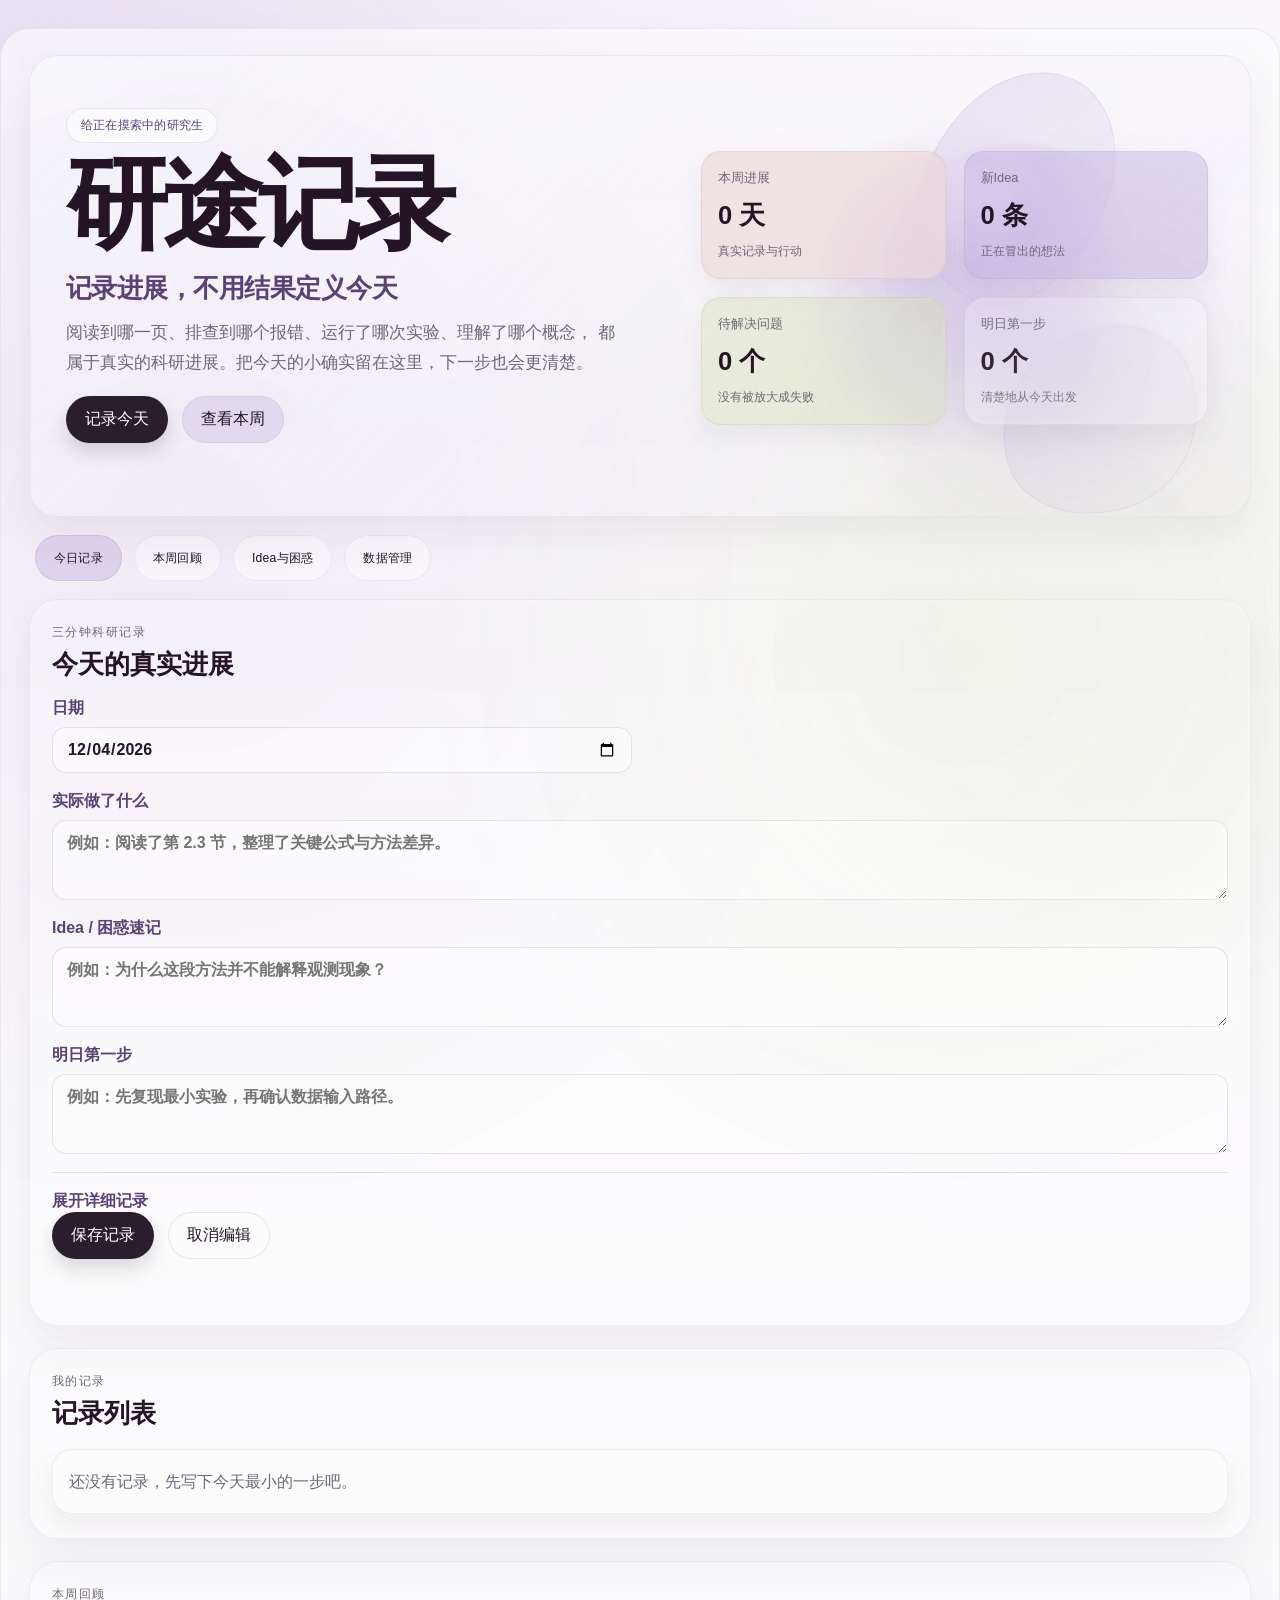
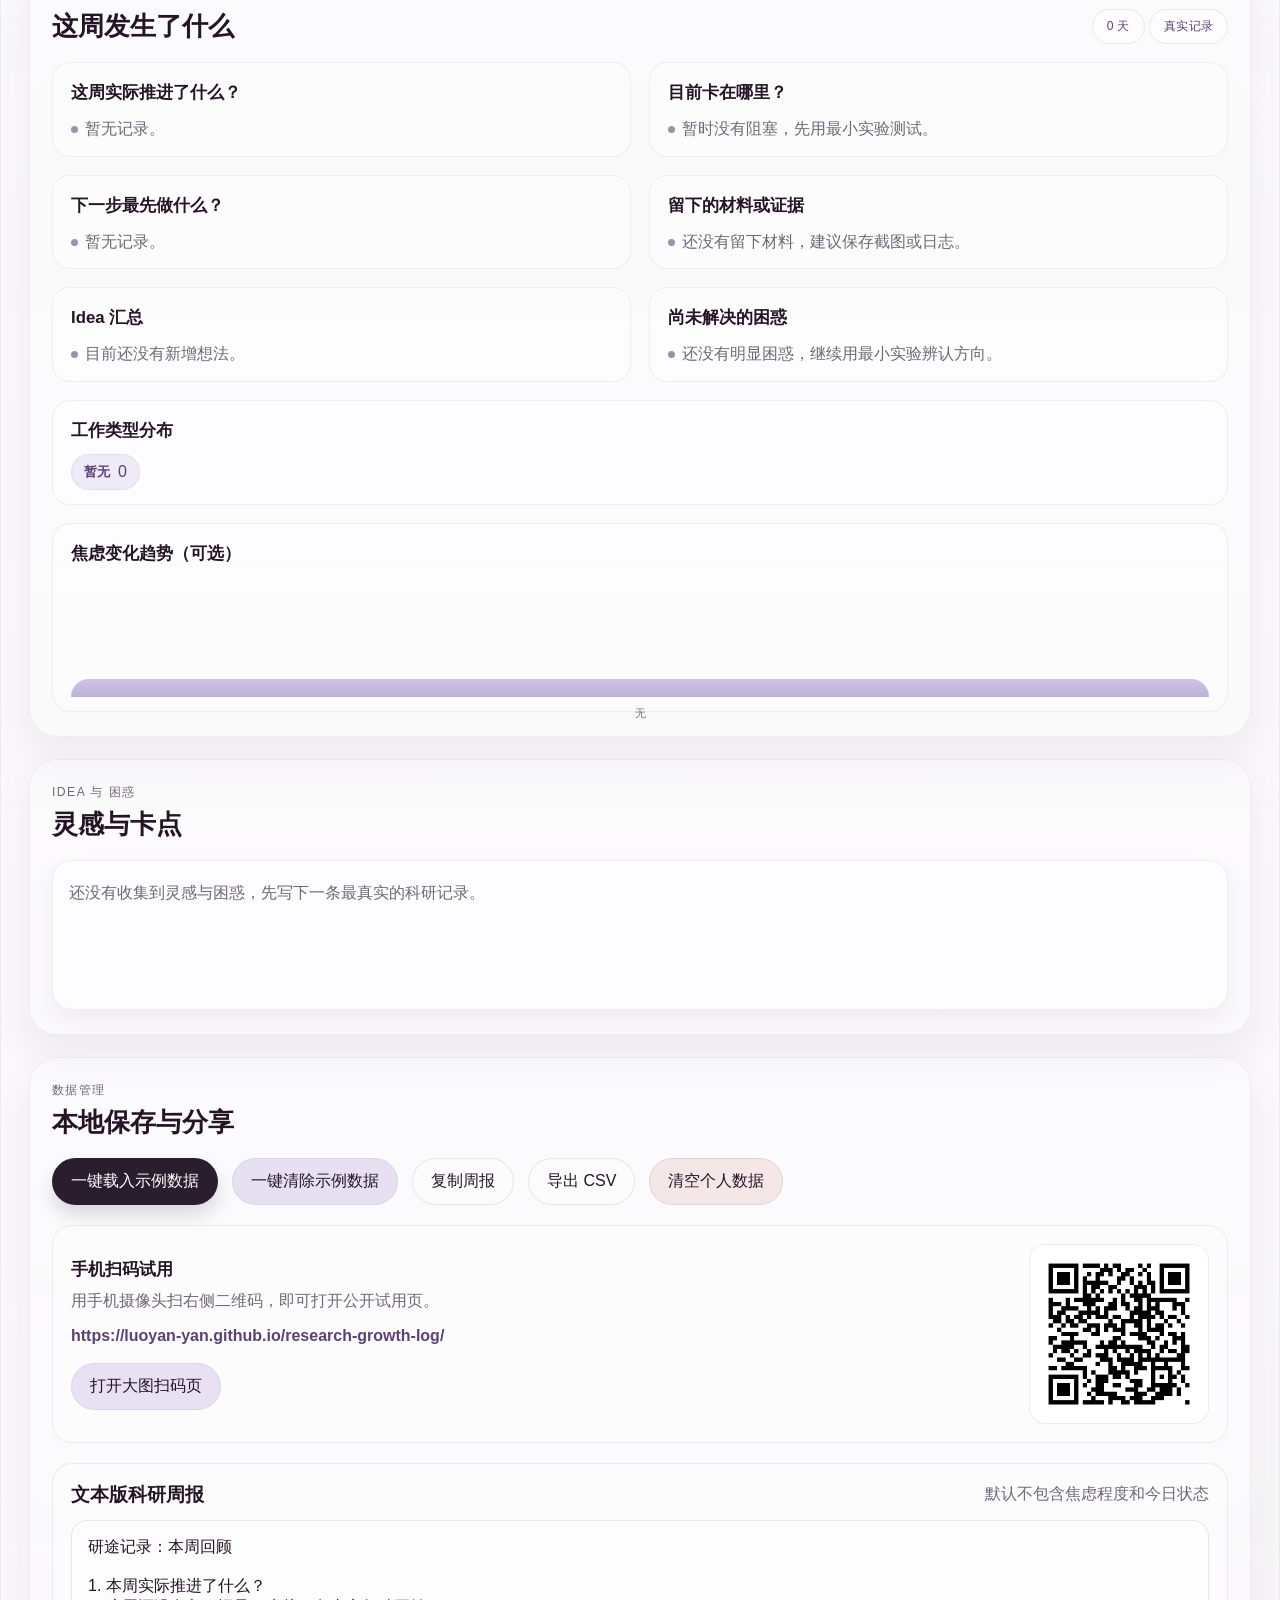
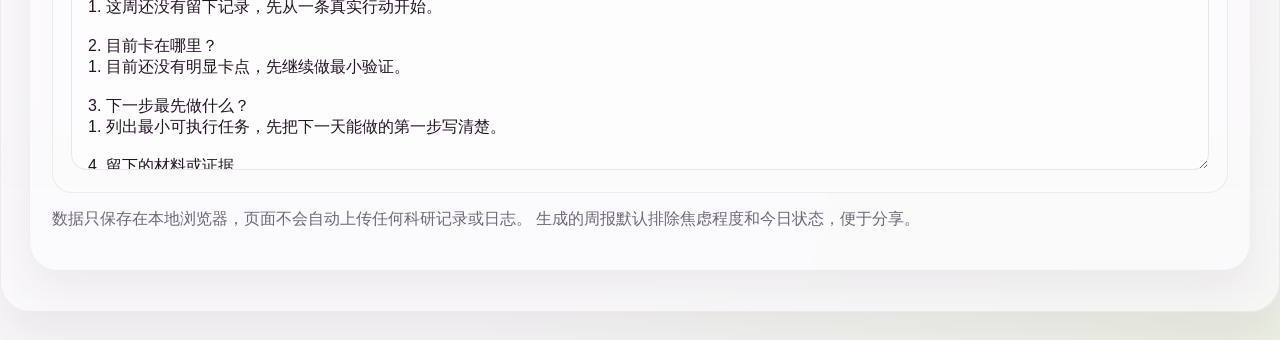
<file: index.html>
<!DOCTYPE html>
<html lang="zh-CN">
  <head>
    <meta charset="UTF-8" />
    <meta name="viewport" content="width=device-width, initial-scale=1.0" />
    <meta
      name="description"
      content="研途记录：记录真实进展，不用结果定义今天。"
    />
    <title>研途记录</title>
    <link rel="icon" href="data:," />
    <link rel="stylesheet" href="./styles.css" />
  </head>
  <body>
    <div class="page-shell">
      <main class="app">
        <section class="hero section-shell">
          <div class="hero-copy">
            <div class="pill">给正在摸索中的研究生</div>
            <h1>研途记录</h1>
            <p class="tagline">记录进展，不用结果定义今天</p>
            <p class="lede">
              阅读到哪一页、排查到哪个报错、运行了哪次实验、理解了哪个概念，
              都属于真实的科研进展。把今天的小确实留在这里，下一步也会更清楚。
            </p>
            <div class="hero-actions">
              <button type="button" class="primary-btn" data-scroll-target="#log-form">记录今天</button>
              <button type="button" class="secondary-btn" data-scroll-target="#weekly-review">查看本周</button>
            </div>
          </div>

          <div class="hero-cards" aria-label="周概览卡片">
            <div class="botanical-glow" aria-hidden="true"></div>
            <div class="mini-card soft-rose">
              <span class="card-label">本周进展</span>
              <strong id="weekly-progress-count">0 天</strong>
              <small>真实记录与行动</small>
            </div>
            <div class="mini-card soft-lavender">
              <span class="card-label">新Idea</span>
              <strong id="idea-count">0 条</strong>
              <small>正在冒出的想法</small>
            </div>
            <div class="mini-card soft-sage">
              <span class="card-label">待解决问题</span>
              <strong id="blocker-count">0 个</strong>
              <small>没有被放大成失败</small>
            </div>
            <div class="mini-card soft-ice">
              <span class="card-label">明日第一步</span>
              <strong id="next-step-count">0 个</strong>
              <small>清楚地从今天出发</small>
            </div>
          </div>
        </section>

        <nav class="quick-nav" aria-label="页面导航">
          <button type="button" class="nav-pill is-active" data-scroll-target="#log-form">今日记录</button>
          <button type="button" class="nav-pill" data-scroll-target="#weekly-review">本周回顾</button>
          <button type="button" class="nav-pill" data-scroll-target="#ideas-panel">Idea与困惑</button>
          <button type="button" class="nav-pill" data-scroll-target="#data-panel">数据管理</button>
        </nav>

        <section id="log-form" class="section-shell form-panel">
          <div class="section-header">
            <div>
              <p class="eyebrow">三分钟科研记录</p>
              <h2>今天的真实进展</h2>
            </div>
            <div class="demo-badge hidden" id="demo-indicator">示例模式</div>
          </div>

          <form id="entry-form" novalidate>
            <div class="form-grid required-grid">
              <label class="field">
                <span>日期</span>
                <input type="date" id="entry-date" name="date" required />
              </label>

              <label class="field wide">
                <span>实际做了什么</span>
                <textarea id="entry-action" name="action" rows="3" required placeholder="例如：阅读了第 2.3 节，整理了关键公式与方法差异。"></textarea>
              </label>

              <label class="field wide">
                <span>Idea / 困惑速记</span>
                <textarea id="entry-idea" name="idea" rows="3" required placeholder="例如：为什么这段方法并不能解释观测现象？"></textarea>
              </label>

              <label class="field wide">
                <span>明日第一步</span>
                <textarea id="entry-next-step" name="nextStep" rows="3" required placeholder="例如：先复现最小实验，再确认数据输入路径。"></textarea>
              </label>
            </div>

            <details class="more-details">
              <summary>展开详细记录</summary>
              <div class="form-grid optional-grid">
                <label class="field">
                  <span>项目 / 主题</span>
                  <input type="text" id="entry-project" name="project" placeholder="如：语义分割 / 文献综述" />
                </label>

                <label class="field">
                  <span>今天的最小目标</span>
                  <input type="text" id="entry-target" name="target" placeholder="例如：完成 1 轮模型复现" />
                </label>

                <label class="field wide">
                  <span>留下的材料 / 证据</span>
                  <textarea id="entry-evidence" name="evidence" rows="2" placeholder="例如：代码版本、笔记截图、实验日志、论文标注。"></textarea>
                </label>

                <label class="field">
                  <span>工作类型</span>
                  <select id="entry-work-type" name="workType">
                    <option value="文献阅读">文献阅读</option>
                    <option value="代码实验">代码实验</option>
                    <option value="数据处理">数据处理</option>
                    <option value="思考设计">思考设计</option>
                    <option value="沟通讨论">沟通讨论</option>
                    <option value="写作整理">写作整理</option>
                    <option value="其他">其他</option>
                  </select>
                </label>

                <label class="field">
                  <span>今日状态</span>
                  <select id="entry-status" name="status">
                    <option value="推进中">推进中</option>
                    <option value="卡住">卡住</option>
                    <option value="小收获">小收获</option>
                    <option value="需恢复">需恢复</option>
                  </select>
                </label>

                <label class="field">
                  <span>焦虑程度 1–5</span>
                  <input id="entry-anxiety" name="anxiety" type="range" min="1" max="5" step="1" value="2" />
                  <small id="anxiety-value">2 / 5</small>
                </label>
              </div>
            </details>

            <div class="form-actions">
              <button type="submit" class="primary-btn">保存记录</button>
              <button type="button" class="ghost-btn" id="cancel-edit-btn">取消编辑</button>
            </div>
            <p id="form-feedback" class="form-feedback" role="status" aria-live="polite"></p>
          </form>
        </section>

        <section id="entries-panel" class="section-shell">
          <div class="section-header compact">
            <div>
              <p class="eyebrow">我的记录</p>
              <h2>记录列表</h2>
            </div>
          </div>
          <div id="entries-list" class="entries-list" aria-live="polite"></div>
        </section>

        <section id="weekly-review" class="section-shell">
          <div class="section-header compact">
            <div>
              <p class="eyebrow">本周回顾</p>
              <h2>这周发生了什么</h2>
            </div>
            <div class="review-badges">
              <span class="review-badge" id="week-day-count">0 天</span>
              <span class="review-badge" id="demo-label">真实记录</span>
            </div>
          </div>

          <div class="weekly-grid">
            <article class="summary-card">
              <h3>这周实际推进了什么？</h3>
              <ul id="main-actions-list" class="summary-list"></ul>
            </article>
            <article class="summary-card">
              <h3>目前卡在哪里？</h3>
              <ul id="blockers-list" class="summary-list"></ul>
            </article>
            <article class="summary-card">
              <h3>下一步最先做什么？</h3>
              <ul id="next-step-list" class="summary-list"></ul>
            </article>
            <article class="summary-card">
              <h3>留下的材料或证据</h3>
              <ul id="evidence-list" class="summary-list"></ul>
            </article>
            <article class="summary-card">
              <h3>Idea 汇总</h3>
              <ul id="idea-summary-list" class="summary-list"></ul>
            </article>
            <article class="summary-card">
              <h3>尚未解决的困惑</h3>
              <ul id="confusion-list" class="summary-list"></ul>
            </article>
            <article class="summary-card wide-card">
              <h3>工作类型分布</h3>
              <div id="work-type-distribution" class="distribution-list" aria-label="工作类型分布"></div>
            </article>
            <article class="summary-card wide-card">
              <h3>焦虑变化趋势（可选）</h3>
              <div id="anxiety-trend" class="mini-bars" aria-label="焦虑趋势"></div>
            </article>
          </div>
        </section>

        <section id="ideas-panel" class="section-shell">
          <div class="section-header compact">
            <div>
              <p class="eyebrow">Idea 与 困惑</p>
              <h2>灵感与卡点</h2>
            </div>
          </div>
          <div id="idea-board" class="idea-board" aria-live="polite"></div>
        </section>

        <section id="data-panel" class="section-shell">
          <div class="section-header compact">
            <div>
              <p class="eyebrow">数据管理</p>
              <h2>本地保存与分享</h2>
            </div>
          </div>

          <div class="data-actions">
            <button type="button" class="primary-btn" id="load-demo-btn">一键载入示例数据</button>
            <button type="button" class="secondary-btn" id="clear-demo-btn">一键清除示例数据</button>
            <button type="button" class="ghost-btn" id="copy-report-btn">复制周报</button>
            <button type="button" class="ghost-btn" id="export-csv-btn">导出 CSV</button>
            <button type="button" class="danger-btn" id="clear-all-btn">清空个人数据</button>
          </div>

          <div class="qr-box">
            <div class="qr-copy">
              <h3>手机扫码试用</h3>
              <p>用手机摄像头扫右侧二维码，即可打开公开试用页。</p>
              <p class="qr-url">https://luoyan-yan.github.io/research-growth-log/</p>
              <a class="secondary-btn qr-link" href="./share.html">打开大图扫码页</a>
            </div>
            <img
              class="qr-image"
              src="./qr.png"
              width="180"
              height="180"
              alt="研途记录公开试用二维码"
            />
          </div>

          <div class="share-box">
            <div class="share-header">
              <h3>文本版科研周报</h3>
              <span>默认不包含焦虑程度和今日状态</span>
            </div>
            <textarea id="weekly-report-output" rows="12" readonly></textarea>
          </div>

          <p class="privacy-note">
            数据只保存在本地浏览器，页面不会自动上传任何科研记录或日志。
            生成的周报默认排除焦虑程度和今日状态，便于分享。
          </p>
        </section>
      </main>
    </div>

    <script src="./app.js" defer></script>
  </body>
</html>
</file>
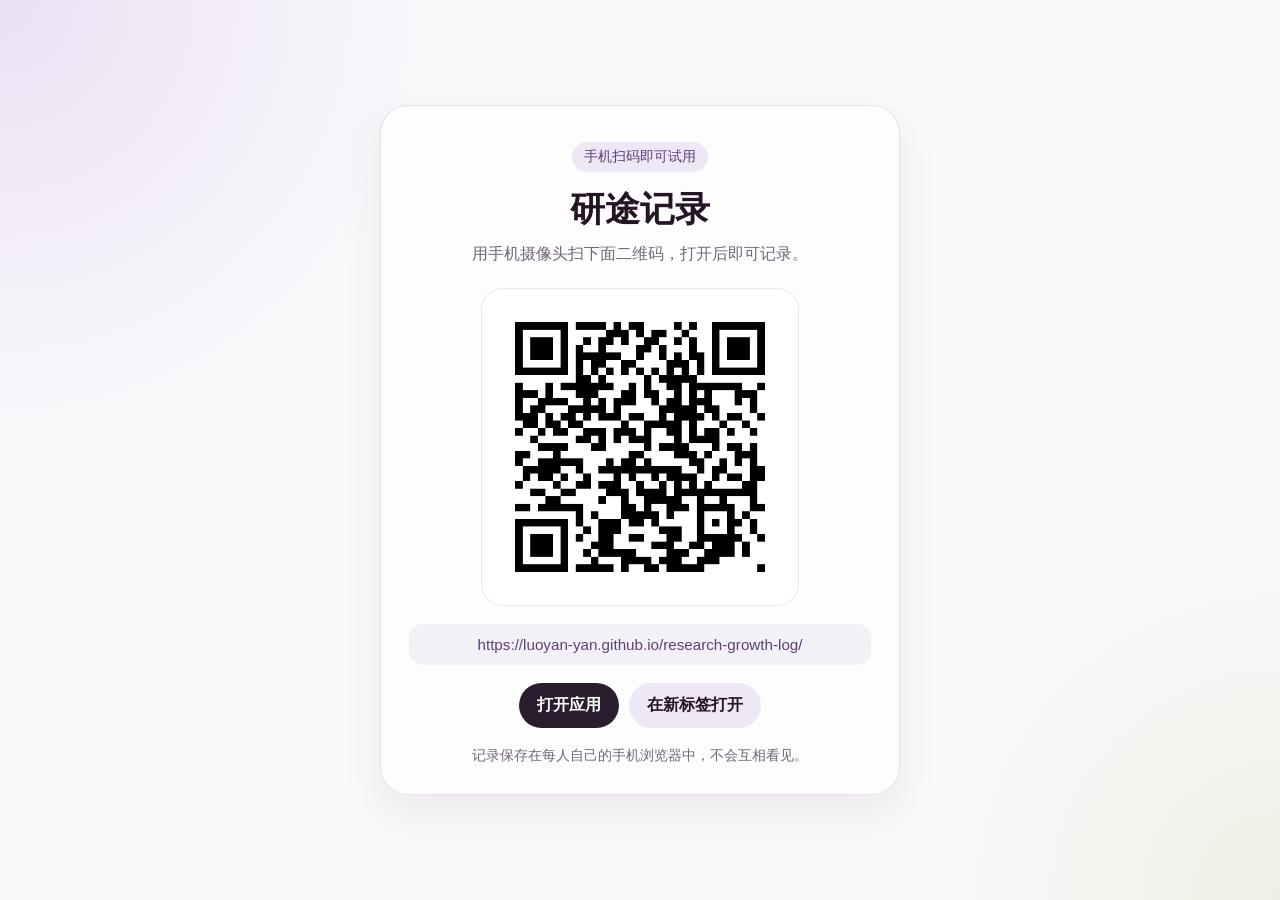
<file: share.html>
<!DOCTYPE html>
<html lang="zh-CN">
  <head>
    <meta charset="UTF-8" />
    <meta name="viewport" content="width=device-width, initial-scale=1.0" />
    <title>研途记录</title>
    <link rel="icon" href="data:," />
    <style>
      :root {
        --ink: #241426;
        --muted: #706777;
        --paper: #faf8fb;
        --plum: #5b4275;
      }

      * {
        box-sizing: border-box;
      }

      body {
        margin: 0;
        min-height: 100vh;
        display: grid;
        place-items: center;
        padding: 24px;
        font-family: "Segoe UI", "PingFang SC", "Microsoft YaHei", sans-serif;
        color: var(--ink);
        background:
          radial-gradient(circle at top left, rgba(207, 189, 233, 0.38), transparent 28%),
          radial-gradient(circle at bottom right, rgba(219, 230, 198, 0.42), transparent 22%),
          var(--paper);
      }

      .card {
        width: min(520px, 100%);
        padding: 36px 28px 28px;
        border-radius: 28px;
        background: rgba(255, 255, 255, 0.72);
        border: 1px solid rgba(55, 35, 65, 0.12);
        box-shadow: 0 18px 40px rgba(87, 67, 93, 0.08);
        text-align: center;
      }

      .pill {
        display: inline-block;
        margin-bottom: 14px;
        padding: 6px 12px;
        border-radius: 999px;
        background: rgba(203, 188, 229, 0.35);
        color: var(--plum);
        font-size: 0.85rem;
      }

      h1 {
        margin: 0 0 8px;
        font-size: clamp(1.6rem, 4vw, 2.2rem);
      }

      .hint {
        margin: 0 0 22px;
        color: var(--muted);
        line-height: 1.6;
      }

      .qr-wrap {
        display: grid;
        place-items: center;
        margin: 0 auto 18px;
        padding: 18px;
        width: fit-content;
        border-radius: 22px;
        background: #fff;
        border: 1px solid rgba(55, 35, 65, 0.1);
      }

      .qr-wrap img {
        width: min(280px, 70vw);
        height: auto;
        display: block;
      }

      .url {
        word-break: break-all;
        margin: 0 0 18px;
        padding: 12px 14px;
        border-radius: 14px;
        background: rgba(243, 239, 248, 0.9);
        color: var(--plum);
        font-size: 0.95rem;
      }

      .actions {
        display: flex;
        flex-wrap: wrap;
        gap: 10px;
        justify-content: center;
      }

      a.btn {
        text-decoration: none;
        color: #fff;
        background: #2a1d2d;
        padding: 12px 18px;
        border-radius: 999px;
        font-weight: 600;
      }

      a.btn.secondary {
        color: var(--ink);
        background: rgba(203, 188, 229, 0.35);
      }

      .note {
        margin: 18px 0 0;
        color: var(--muted);
        font-size: 0.85rem;
        line-height: 1.5;
      }
    </style>
  </head>
  <body>
    <main class="card">
      <div class="pill">手机扫码即可试用</div>
      <h1>研途记录</h1>
      <p class="hint">用手机摄像头扫下面二维码，打开后即可记录。</p>

      <div class="qr-wrap">
        <img
          src="./qr.png"
          width="280"
          height="280"
          alt="研途记录公开试用二维码"
        />
      </div>

      <p class="url" id="share-url">https://luoyan-yan.github.io/research-growth-log/</p>

      <div class="actions">
        <a class="btn" href="./index.html">打开应用</a>
        <a class="btn secondary" href="https://luoyan-yan.github.io/research-growth-log/" target="_blank" rel="noopener">在新标签打开</a>
      </div>

      <p class="note">记录保存在每人自己的手机浏览器中，不会互相看见。</p>
    </main>
  </body>
</html>
</file>
<file: styles.css>
:root {
  --paper: #faf8fb;
  --paper-lilac: #f3eff8;
  --ink: #241426;
  --muted: #706777;
  --plum: #5b4275;
  --lavender: #cbbce5;
  --lavender-soft: #ece5f5;
  --rose: #efdcdc;
  --sage: #dfe7c7;
  --white-glass: rgba(255, 255, 255, 0.58);
  --line: rgba(55, 35, 65, 0.12);
  --shadow-soft: 0 18px 40px rgba(87, 67, 93, 0.08);
  --shadow-card: 0 12px 24px rgba(97, 71, 104, 0.08);
  --primary-btn: #2a1d2d;
  --radius-xl: 28px;
  --radius-lg: 20px;
  --radius-md: 14px;
  --max-width: 1180px;
}

* {
  box-sizing: border-box;
}

html {
  scroll-behavior: smooth;
}

body {
  margin: 0;
  font-family: "Segoe UI", "PingFang SC", "Microsoft YaHei", sans-serif;
  background:
    radial-gradient(circle at top left, rgba(207, 189, 233, 0.38), transparent 28%),
    radial-gradient(circle at bottom right, rgba(219, 230, 198, 0.42), transparent 22%),
    var(--paper);
  color: var(--ink);
  min-height: 100vh;
  position: relative;
  overflow-x: clip;
}

body::before,
body::after {
  content: "";
  position: fixed;
  width: 520px;
  height: 520px;
  border-radius: 50%;
  filter: blur(70px);
  background: rgba(203, 188, 229, 0.18);
  pointer-events: none;
}

body::before {
  left: -150px;
  top: 40px;
}

body::after {
  right: -80px;
  bottom: 40px;
  background: rgba(223, 231, 199, 0.2);
}

button,
input,
textarea,
select {
  font: inherit;
}

button {
  cursor: pointer;
}

.page-shell {
  max-width: 1280px;
  margin: 28px auto;
  background: rgba(250, 248, 251, 0.72);
  border: 1px solid rgba(92, 75, 101, 0.08);
  border-radius: 30px;
  box-shadow: 0 28px 52px rgba(53, 38, 57, 0.08);
  overflow: hidden;
  position: relative;
  backdrop-filter: blur(8px);
}

.page-shell::before {
  content: "";
  position: absolute;
  inset: 0;
  background:
    radial-gradient(circle at 15% 15%, rgba(189, 163, 215, 0.13), transparent 22%),
    radial-gradient(circle at 75% 18%, rgba(223, 231, 199, 0.22), transparent 18%),
    linear-gradient(180deg, rgba(255, 255, 255, 0.2), rgba(255, 255, 255, 0));
  pointer-events: none;
}

.app {
  position: relative;
  z-index: 1;
}

.app {
  padding: 26px 28px 40px;
}

.section-shell {
  background: rgba(255, 255, 255, 0.18);
  border: 1px solid rgba(92, 75, 101, 0.08);
  border-radius: var(--radius-xl);
  box-shadow: var(--shadow-soft);
  backdrop-filter: blur(2px);
}

.hero {
  display: grid;
  grid-template-columns: 1.2fr 1fr;
  gap: 18px;
  padding: 22px 28px 18px;
  background: linear-gradient(135deg, rgba(255,255,255,0.06), rgba(236,229,245,0.3));
  position: relative;
  overflow: hidden;
}

.hero::after {
  content: "";
  position: absolute;
  right: -5%;
  top: 10%;
  width: 520px;
  height: 520px;
  background: radial-gradient(circle, rgba(194, 176, 228, 0.48), rgba(194, 176, 228, 0.12), transparent 65%);
  border-radius: 45% 55% 50% 50%;
  filter: blur(10px);
  transform: rotate(20deg);
  pointer-events: none;
}

.hero::before {
  content: "";
  position: absolute;
  right: 10%;
  top: 18%;
  width: 240px;
  height: 240px;
  background: radial-gradient(circle at 30% 30%, rgba(255,255,255,0.72), rgba(203,188,229,0.20) 28%, transparent 68%);
  border-radius: 58% 42% 64% 36% / 54% 43% 57% 46%;
  transform: rotate(18deg);
  opacity: 0.8;
  pointer-events: none;
}

.hero-copy {
  padding: 30px 10px 12px 8px;
  position: relative;
  z-index: 1;
}

.hero > * {
  min-width: 0;
}

.pill,
.review-badge,
.nav-pill,
.demo-badge {
  display: inline-flex;
  align-items: center;
  justify-content: center;
  padding: 8px 14px;
  border-radius: 999px;
  background: rgba(255, 255, 255, 0.52);
  border: 1px solid rgba(76, 58, 86, 0.1);
  color: var(--plum);
  font-size: 0.76rem;
  letter-spacing: 0.02em;
}

.hero h1 {
  font-family: Georgia, "Times New Roman", serif;
  font-size: clamp(4.5rem, 8vw, 9rem);
  line-height: 0.86;
  margin: 18px 0 0;
  letter-spacing: -0.06em;
  font-weight: 700;
  color: var(--ink);
}

.tagline {
  margin: 22px 0 8px;
  font-size: clamp(1.3rem, 2vw, 2.1rem);
  color: var(--plum);
  font-weight: 600;
  font-family: Georgia, serif;
  letter-spacing: -0.02em;
}

.lede {
  max-width: 560px;
  font-size: 1.04rem;
  line-height: 1.8;
  color: var(--muted);
  margin: 12px 0 18px;
}

.hero-actions,
.data-actions,
.form-actions {
  display: flex;
  flex-wrap: wrap;
  gap: 14px;
  align-items: center;
}

.primary-btn,
.secondary-btn,
.ghost-btn,
.danger-btn,
.nav-pill {
  border: 1px solid transparent;
  border-radius: 999px;
  padding: 12px 18px;
  min-height: 46px;
  transition: transform 0.2s ease, box-shadow 0.2s ease;
}

.primary-btn {
  background: var(--primary-btn);
  color: #fff;
  box-shadow: 0 10px 18px rgba(42, 29, 45, 0.15);
}

.secondary-btn {
  background: rgba(203, 188, 229, 0.42);
  color: var(--ink);
  border-color: rgba(91, 66, 117, 0.08);
}

.ghost-btn {
  background: rgba(255, 255, 255, 0.36);
  color: var(--ink);
  border-color: rgba(90, 69, 97, 0.12);
}

.danger-btn {
  background: rgba(227, 176, 176, 0.26);
  color: var(--ink);
  border-color: rgba(117, 58, 58, 0.12);
}

.primary-btn:hover,
.secondary-btn:hover,
.ghost-btn:hover,
.danger-btn:hover,
.nav-pill:hover {
  transform: translateY(-1px);
}

.hero-cards {
  position: relative;
  display: grid;
  grid-template-columns: repeat(2, minmax(170px, 1fr));
  gap: 18px;
  padding: 16px 14px 16px 0;
  min-height: 420px;
  align-content: center;
  z-index: 1;
}

.hero-cards::before,
.hero-cards::after {
  content: "";
  position: absolute;
  border-radius: 58% 42% 49% 51% / 58% 41% 59% 42%;
  background: linear-gradient(135deg, rgba(203,188,229,0.36), rgba(255,255,255,0.02));
  border: 1px solid rgba(91,66,117,0.08);
  pointer-events: none;
}

.hero-cards::before {
  width: 180px;
  height: 240px;
  right: 22%;
  top: -12px;
  transform: rotate(18deg);
}

.hero-cards::after {
  width: 200px;
  height: 180px;
  right: 4%;
  bottom: -14px;
  transform: rotate(-18deg);
}

.botanical-glow {
  position: absolute;
  inset: 0;
  background: radial-gradient(circle at 50% 50%, rgba(194, 176, 228, 0.5), rgba(255,255,255,0) 52%);
  filter: blur(8px);
  pointer-events: none;
}

.mini-card {
  position: relative;
  z-index: 1;
  min-height: 128px;
  padding: 18px 16px;
  border-radius: 20px;
  border: 1px solid rgba(84, 68, 94, 0.08);
  box-shadow: var(--shadow-card);
  display: flex;
  flex-direction: column;
  justify-content: space-between;
  backdrop-filter: blur(2px);
}

.soft-rose { background: rgba(239, 220, 220, 0.72); }
.soft-lavender { background: rgba(203, 188, 229, 0.52); }
.soft-sage { background: rgba(223, 231, 199, 0.56); }
.soft-ice { background: rgba(255,255,255,0.38); }

.card-label {
  color: var(--muted);
  font-size: 0.8rem;
}

.mini-card strong {
  font-size: clamp(1.2rem, 2vw, 1.8rem);
  font-weight: 700;
  color: var(--ink);
}

.mini-card small {
  color: var(--muted);
  font-size: 0.78rem;
}

.quick-nav {
  display: flex;
  flex-wrap: wrap;
  gap: 12px;
  margin: 18px 0;
  padding: 0 6px;
}

.nav-pill {
  background: rgba(255, 255, 255, 0.4);
  color: var(--ink);
  border-color: rgba(91, 66, 117, 0.08);
}

.nav-pill.is-active {
  background: rgba(203, 188, 229, 0.52);
  border-color: rgba(91, 66, 117, 0.12);
}

.section-shell + .section-shell {
  margin-top: 22px;
}

.form-panel,
#entries-panel,
#weekly-review,
#ideas-panel,
#data-panel {
  padding: 24px 22px;
}

.section-header {
  display: flex;
  align-items: flex-end;
  justify-content: space-between;
  gap: 14px;
  margin-bottom: 16px;
}

.section-header.compact {
  margin-bottom: 18px;
}

.eyebrow {
  margin: 0 0 6px;
  color: var(--muted);
  font-size: 0.76rem;
  text-transform: uppercase;
  letter-spacing: 0.12em;
}

h2 {
  margin: 0;
  font-size: clamp(1.4rem, 2vw, 2rem);
  color: var(--ink);
}

.form-grid {
  display: grid;
  grid-template-columns: repeat(2, minmax(200px, 1fr));
  gap: 18px 16px;
}

.field {
  display: flex;
  flex-direction: column;
  gap: 8px;
  color: var(--plum);
  font-weight: 600;
}

.field input,
.field textarea,
.field select {
  width: 100%;
  border-radius: 14px;
  border: 1px solid rgba(71, 57, 80, 0.12);
  background: rgba(255, 255, 255, 0.44);
  padding: 12px 14px;
  color: var(--ink);
  resize: vertical;
}

.field input:focus,
.field textarea:focus,
.field select:focus {
  outline: 2px solid rgba(103, 80, 128, 0.18);
  border-color: rgba(91, 66, 117, 0.25);
}

.wide {
  grid-column: 1 / -1;
}

.more-details {
  margin-top: 18px;
  border-top: 1px solid var(--line);
  padding-top: 18px;
}

.more-details summary {
  cursor: pointer;
  list-style: none;
  color: var(--plum);
  font-weight: 600;
  width: fit-content;
}

.more-details summary::-webkit-details-marker {
  display: none;
}

.form-feedback {
  min-height: 24px;
  margin: 18px 0 0;
  color: var(--plum);
  font-size: 0.95rem;
}

.entries-list {
  display: grid;
  grid-template-columns: repeat(auto-fit, minmax(250px, 1fr));
  gap: 16px;
}

.entry-card {
  background: rgba(255,255,255,0.42);
  border: 1px solid rgba(73, 57, 84, 0.08);
  border-radius: var(--radius-lg);
  box-shadow: var(--shadow-card);
  padding: 18px 16px;
  display: flex;
  flex-direction: column;
  gap: 12px;
  transition: transform 0.2s ease, box-shadow 0.2s ease;
}

.entry-card:hover {
  transform: translateY(-2px);
  box-shadow: 0 16px 30px rgba(93, 72, 104, 0.08);
}

.entry-card.is-demo {
  border-style: dashed;
  border-color: rgba(120, 102, 154, 0.28);
  background: rgba(236, 229, 245, 0.52);
}

.entry-header {
  display: flex;
  justify-content: space-between;
  gap: 10px;
  align-items: center;
}

.entry-date {
  font-weight: 700;
  color: var(--ink);
}

.entry-tag {
  padding: 6px 10px;
  border-radius: 999px;
  background: rgba(203, 188, 229, 0.35);
  color: var(--plum);
  font-size: 0.74rem;
}

.entry-card p {
  margin: 0;
  line-height: 1.7;
  color: var(--muted);
}

.entry-card strong {
  color: var(--ink);
}

.entry-actions {
  display: flex;
  justify-content: flex-end;
  gap: 8px;
  margin-top: auto;
}

.icon-action {
  border: 1px solid transparent;
  border-radius: 999px;
  background: rgba(255, 255, 255, 0.36);
  padding: 8px 10px;
  color: var(--ink);
}

.icon-action.delete {
  background: rgba(231, 190, 190, 0.28);
}

.weekly-grid {
  display: grid;
  grid-template-columns: repeat(2, minmax(260px, 1fr));
  gap: 18px;
}

.summary-card {
  background: rgba(255, 255, 255, 0.38);
  border: 1px solid rgba(86, 66, 99, 0.08);
  border-radius: 18px;
  padding: 18px 18px 14px;
}

.summary-card h3 {
  margin: 0 0 12px;
  font-size: 1.05rem;
  color: var(--ink);
}

.summary-list {
  list-style: none;
  padding: 0;
  margin: 0;
  display: grid;
  gap: 10px;
}

.summary-list li {
  color: var(--muted);
  line-height: 1.6;
  position: relative;
  padding-left: 14px;
}

.summary-list li::before {
  content: "";
  position: absolute;
  left: 0;
  top: 10px;
  width: 7px;
  height: 7px;
  border-radius: 50%;
  background: rgba(91, 66, 117, 0.58);
}

.wide-card {
  grid-column: 1 / -1;
}

.distribution-list {
  display: flex;
  flex-wrap: wrap;
  gap: 10px;
}

.distribution-chip {
  display: inline-flex;
  align-items: center;
  gap: 8px;
  border-radius: 999px;
  padding: 8px 12px;
  background: rgba(203, 188, 229, 0.28);
  color: var(--plum);
  border: 1px solid rgba(86, 66, 99, 0.08);
}

.distribution-chip strong {
  font-size: 0.82rem;
}

.mini-bars {
  display: flex;
  align-items: end;
  gap: 12px;
  min-height: 120px;
  padding-top: 12px;
}

.mini-bars-bar {
  flex: 1;
  border-radius: 999px 999px 8px 8px;
  background: linear-gradient(180deg, rgba(203, 188, 229, 0.9), rgba(160, 148, 202, 0.7));
  min-height: 18px;
  position: relative;
}

.mini-bars-bar span {
  position: absolute;
  bottom: -24px;
  left: 50%;
  transform: translateX(-50%);
  font-size: 0.7rem;
  color: var(--muted);
}

.idea-board {
  display: grid;
  grid-template-columns: repeat(auto-fit, minmax(220px, 1fr));
  gap: 16px;
}

.idea-card {
  min-height: 150px;
  padding: 18px 16px;
  border-radius: var(--radius-lg);
  border: 1px solid rgba(86, 66, 99, 0.08);
  background: rgba(255,255,255,0.42);
  display: flex;
  flex-direction: column;
  gap: 12px;
  box-shadow: var(--shadow-card);
}

.idea-card .meta {
  display: flex;
  justify-content: space-between;
  gap: 10px;
  align-items: center;
  color: var(--muted);
  font-size: 0.78rem;
}

.idea-card p {
  margin: 0;
  line-height: 1.7;
  color: var(--muted);
}

.qr-box {
  margin-top: 20px;
  padding: 18px;
  border-radius: 20px;
  background: rgba(255, 255, 255, 0.42);
  border: 1px solid rgba(85, 66, 98, 0.09);
  display: grid;
  grid-template-columns: minmax(0, 1fr) auto;
  gap: 18px;
  align-items: center;
}

.qr-copy h3 {
  margin: 0 0 8px;
  font-size: 1.05rem;
}

.qr-copy p {
  margin: 0 0 10px;
  color: var(--muted);
  line-height: 1.55;
}

.qr-url {
  word-break: break-all;
  color: var(--plum) !important;
  font-weight: 600;
}

a.qr-link {
  display: inline-flex;
  align-items: center;
  justify-content: center;
  text-decoration: none;
  margin-top: 4px;
}

.qr-image {
  width: 180px;
  height: 180px;
  border-radius: 16px;
  background: #fff;
  padding: 10px;
  border: 1px solid rgba(85, 66, 98, 0.1);
}

.share-box {
  margin-top: 20px;
  padding: 18px;
  border-radius: 20px;
  background: rgba(255, 255, 255, 0.35);
  border: 1px solid rgba(85, 66, 98, 0.09);
}

.share-header {
  display: flex;
  justify-content: space-between;
  gap: 10px;
  align-items: center;
  margin-bottom: 12px;
}

.share-header h3 {
  margin: 0;
}

.share-header span,
.privacy-note {
  color: var(--muted);
}

#weekly-report-output {
  width: 100%;
  border-radius: 16px;
  border: 1px solid rgba(86, 66, 99, 0.12);
  background: rgba(255,255,255,0.48);
  padding: 16px;
  resize: vertical;
  color: var(--ink);
}

.hidden {
  display: none !important;
}

@media (max-width: 900px) {
  .hero {
    grid-template-columns: 1fr;
  }

  .hero-cards {
    width: min(100%, 560px);
  }

  .weekly-grid {
    grid-template-columns: 1fr;
  }
}

@media (max-width: 640px) {
  body {
    min-width: 0;
  }

  .page-shell {
    max-width: 100%;
    margin: 0;
    border-radius: 0;
    min-height: 100vh;
  }

  .app {
    padding: 14px 12px 24px;
    min-width: 0;
    max-width: 100%;
  }

  .hero,
  .form-panel,
  #entries-panel,
  #weekly-review,
  #ideas-panel,
  #data-panel {
    padding-left: 14px;
    padding-right: 14px;
    min-width: 0;
    max-width: 100%;
  }

  .form-grid {
    grid-template-columns: 1fr;
  }

  .quick-nav,
  .hero-actions,
  .data-actions,
  .form-actions {
    flex-direction: column;
    align-items: stretch;
  }

  .data-actions > *,
  .hero-actions > *,
  .form-actions > * {
    width: 100%;
  }

  .qr-box {
    grid-template-columns: 1fr;
    justify-items: center;
    text-align: center;
  }

  .qr-image {
    width: 160px;
    height: 160px;
  }

  .hero h1 {
    font-size: clamp(2.8rem, 14vw, 3.35rem);
    line-height: 0.98;
    letter-spacing: -0.05em;
    overflow-wrap: anywhere;
  }

  .hero-copy {
    padding-top: 16px;
  }

  .mini-card {
    min-height: 108px;
    min-width: 0;
    width: 100%;
  }

  .hero-cards {
    grid-template-columns: minmax(0, 1fr);
    gap: 12px;
    min-height: auto;
    padding: 16px 0;
    width: 100%;
  }

  .hero p,
  .mini-card,
  .nav-pill {
    overflow-wrap: anywhere;
  }

  .share-header {
    flex-direction: column;
    align-items: flex-start;
  }
}

@media (prefers-reduced-motion: reduce) {
  html {
    scroll-behavior: auto;
  }

  *, *::before, *::after {
    animation: none !important;
    transition: none !important;
  }
}
</file>
